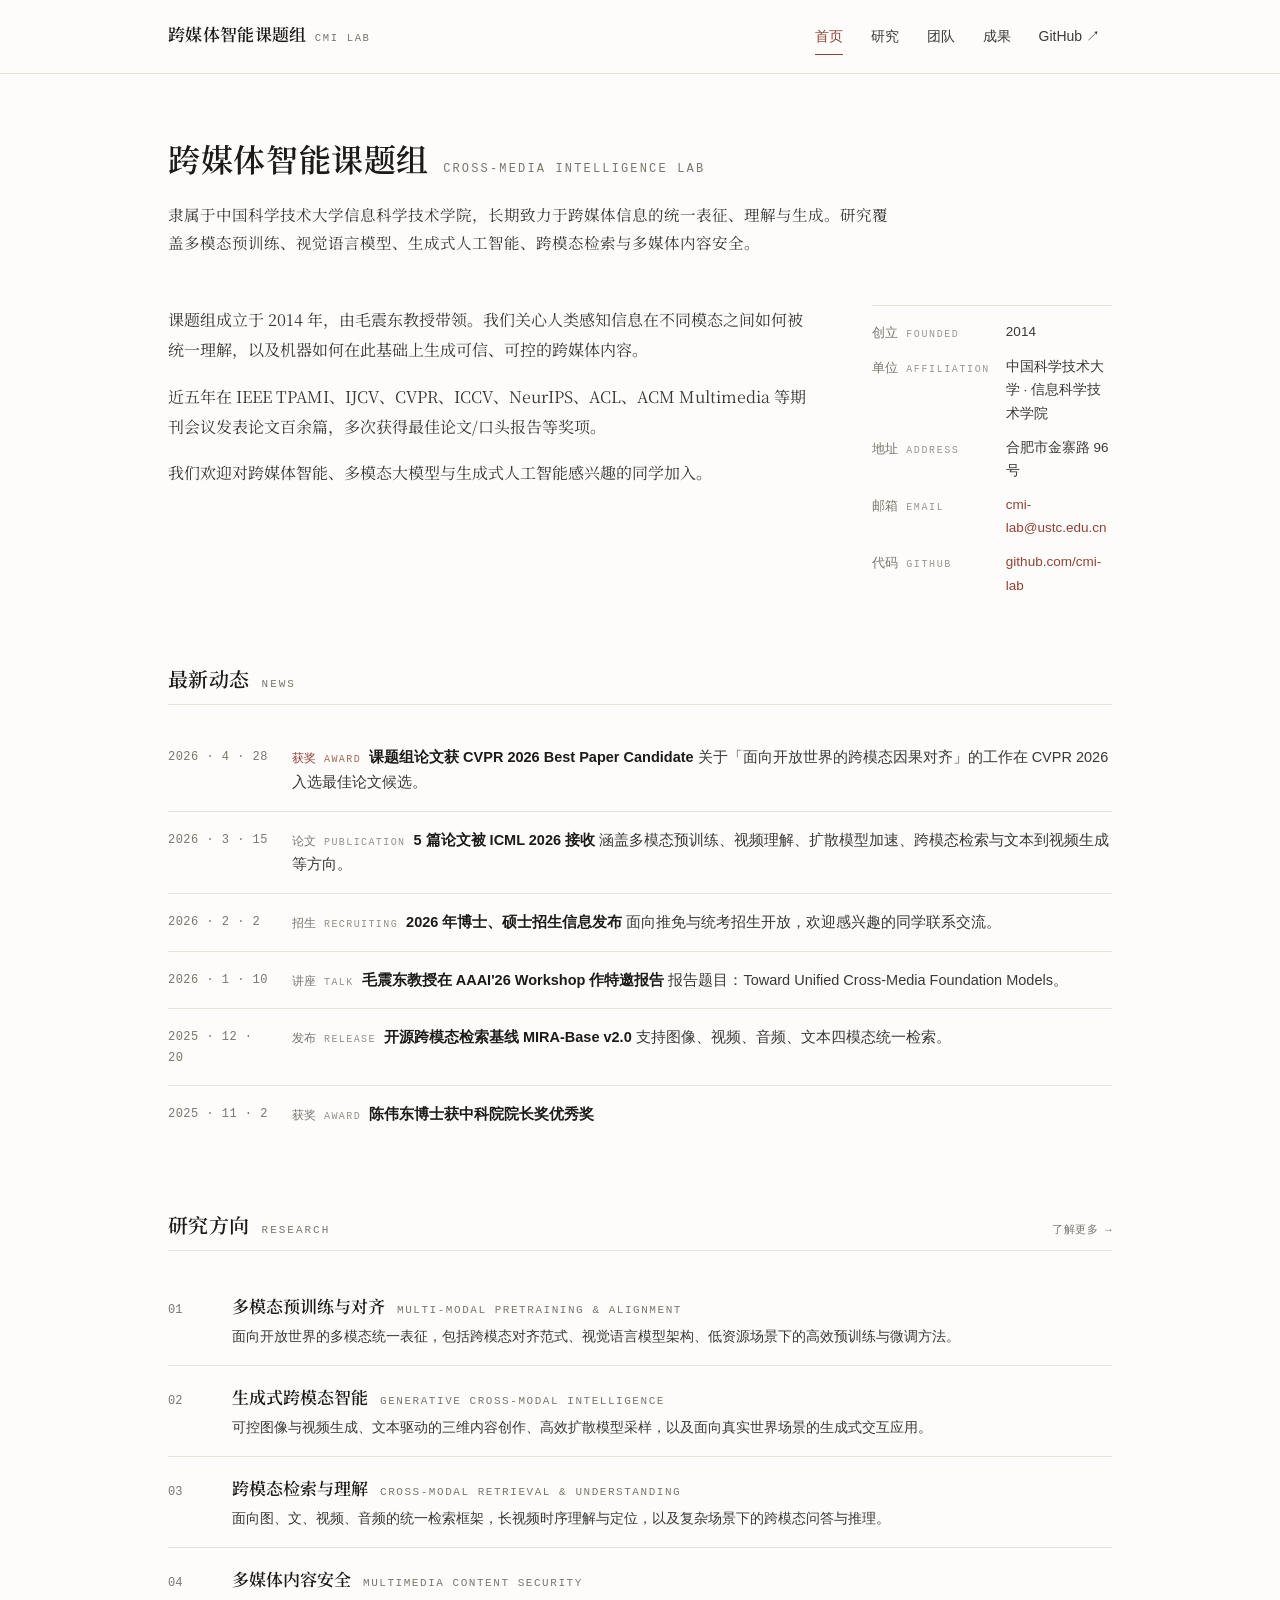
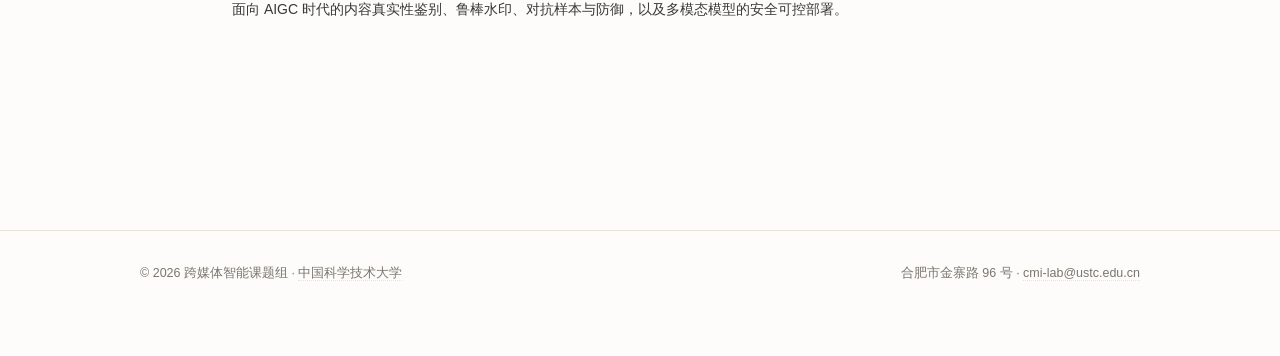
<file: index.html>
<!doctype html>
<html lang="zh-CN">
<head>
<meta charset="utf-8"/>
<meta name="viewport" content="width=device-width,initial-scale=1"/>
<title>跨媒体智能课题组 · CMI Lab</title>
<link rel="preconnect" href="https://fonts.googleapis.com"/>
<link rel="preconnect" href="https://fonts.gstatic.com" crossorigin/>
<link href="https://fonts.googleapis.com/css2?family=Noto+Serif+SC:wght@400;500;600;700&display=swap" rel="stylesheet"/>
<link rel="stylesheet" href="assets/styles.css"/>
</head>
<body>

<nav class="site-nav">
  <div class="inner">
    <a href="index.html" class="brand" id="nav-brand"></a>
    <button class="nav-toggle" aria-label="菜单" onclick="document.querySelector('.nav-links').classList.toggle('open')">
      <svg viewBox="0 0 24 24" fill="none" stroke="currentColor" stroke-width="2"><path d="M3 6h18M3 12h18M3 18h18"/></svg>
    </button>
    <ul class="nav-links">
      <li><a href="index.html" class="active">首页</a></li>
      <li><a href="research.html">研究</a></li>
      <li class="has-sub">
        <a href="team.html">团队</a>
        <ul class="sub">
          <li><a href="team.html#advisors">导师 Advisors</a></li>
          <li><a href="team.html#students">学生 Students</a></li>
          <li><a href="team.html#alumni">校友 Alumni</a></li>
        </ul>
      </li>
      <li><a href="publications.html">成果</a></li>
      <li><a href="https://github.com/cmi-lab" target="_blank" rel="noopener">GitHub ↗</a></li>
    </ul>
  </div>
</nav>

<main class="page">
  <header class="page-head">
    <h1 id="page-title"></h1>
    <p class="lede" id="page-lede"></p>
  </header>

  <section class="intro">
    <div id="intro-text"></div>
    <aside class="meta-card">
      <dl id="meta-dl"></dl>
    </aside>
  </section>

  <section class="block">
    <h2>最新动态 <span class="en">News</span></h2>
    <ul class="news-list" id="news-list"></ul>
  </section>

  <section class="block">
    <h2>研究方向 <span class="en">Research</span> <a href="research.html" class="count">了解更多 →</a></h2>
    <ul class="dirs" id="dirs-list"></ul>
  </section>
</main>

<footer class="site-foot">
  <div class="inner" id="footer-inner"></div>
</footer>

<script src="assets/csv-loader.js"></script>
<script>
(async function(){
  const cfg = await CMI.loadSiteConfig();
  const news = await CMI.loadCSV('news.csv');
  const research = await CMI.loadCSV('research.csv');

  document.getElementById('nav-brand').innerHTML =
    cfg.lab_name.zh + ' <span class="en">' + cfg.lab_short.en + '</span>';
  document.getElementById('page-title').innerHTML =
    cfg.lab_name.zh + ' <span class="en">' + cfg.lab_name.en + '</span>';
  document.getElementById('page-lede').textContent = cfg.lede.zh;

  const introDiv = document.getElementById('intro-text');
  ['intro_1','intro_2','intro_3'].forEach(k => {
    if (cfg[k]) { const p = document.createElement('p'); p.className='serif'; p.textContent=cfg[k].zh; introDiv.appendChild(p); }
  });

  const dl = document.getElementById('meta-dl');
  const metaItems = [
    ['创立','Founded', cfg.founded.zh],
    ['单位','Affiliation', cfg.affiliation.zh],
    ['地址','Address', cfg.address.zh],
    ['邮箱','Email', '<a href="mailto:'+cfg.email.zh+'">'+cfg.email.zh+'</a>'],
    ['代码','GitHub', '<a href="'+cfg.github.zh+'" target="_blank" rel="noopener">github.com/cmi-lab</a>']
  ];
  metaItems.forEach(([zh,en,val])=>{
    dl.innerHTML += '<dt>'+zh+' <em>'+en+'</em></dt><dd>'+val+'</dd>';
  });

  const newsList = document.getElementById('news-list');
  news.forEach(n => {
    const dateStr = n.date.replace(/-/g,' · ').replace(/· 0/g,'· ');
    const hlClass = n.highlight==='true' ? ' hl' : '';
    newsList.innerHTML += '<li><span class="date">'+dateStr+'</span><div class="body"><span class="tag'+hlClass+'">'+n.tag+' <em>'+n.tag_en+'</em></span><strong>'+n.title+'</strong> '+n.detail+'</div></li>';
  });

  const dirsList = document.getElementById('dirs-list');
  research.forEach(r => {
    dirsList.innerHTML += '<li><span class="num">'+r.id+'</span><div><span class="name">'+r.name_zh+'</span><span class="en-label">'+r.name_en+'</span><span class="desc">'+r.description+'</span></div></li>';
  });

  document.getElementById('footer-inner').innerHTML =
    '<span>© '+new Date().getFullYear()+' '+cfg.lab_name.zh+' · <a href="https://ustc.edu.cn" target="_blank" rel="noopener">中国科学技术大学</a></span>' +
    '<span>'+cfg.address.zh+' · <a href="mailto:'+cfg.email.zh+'">'+cfg.email.zh+'</a></span>';
})();
</script>
</body>
</html>
</file>
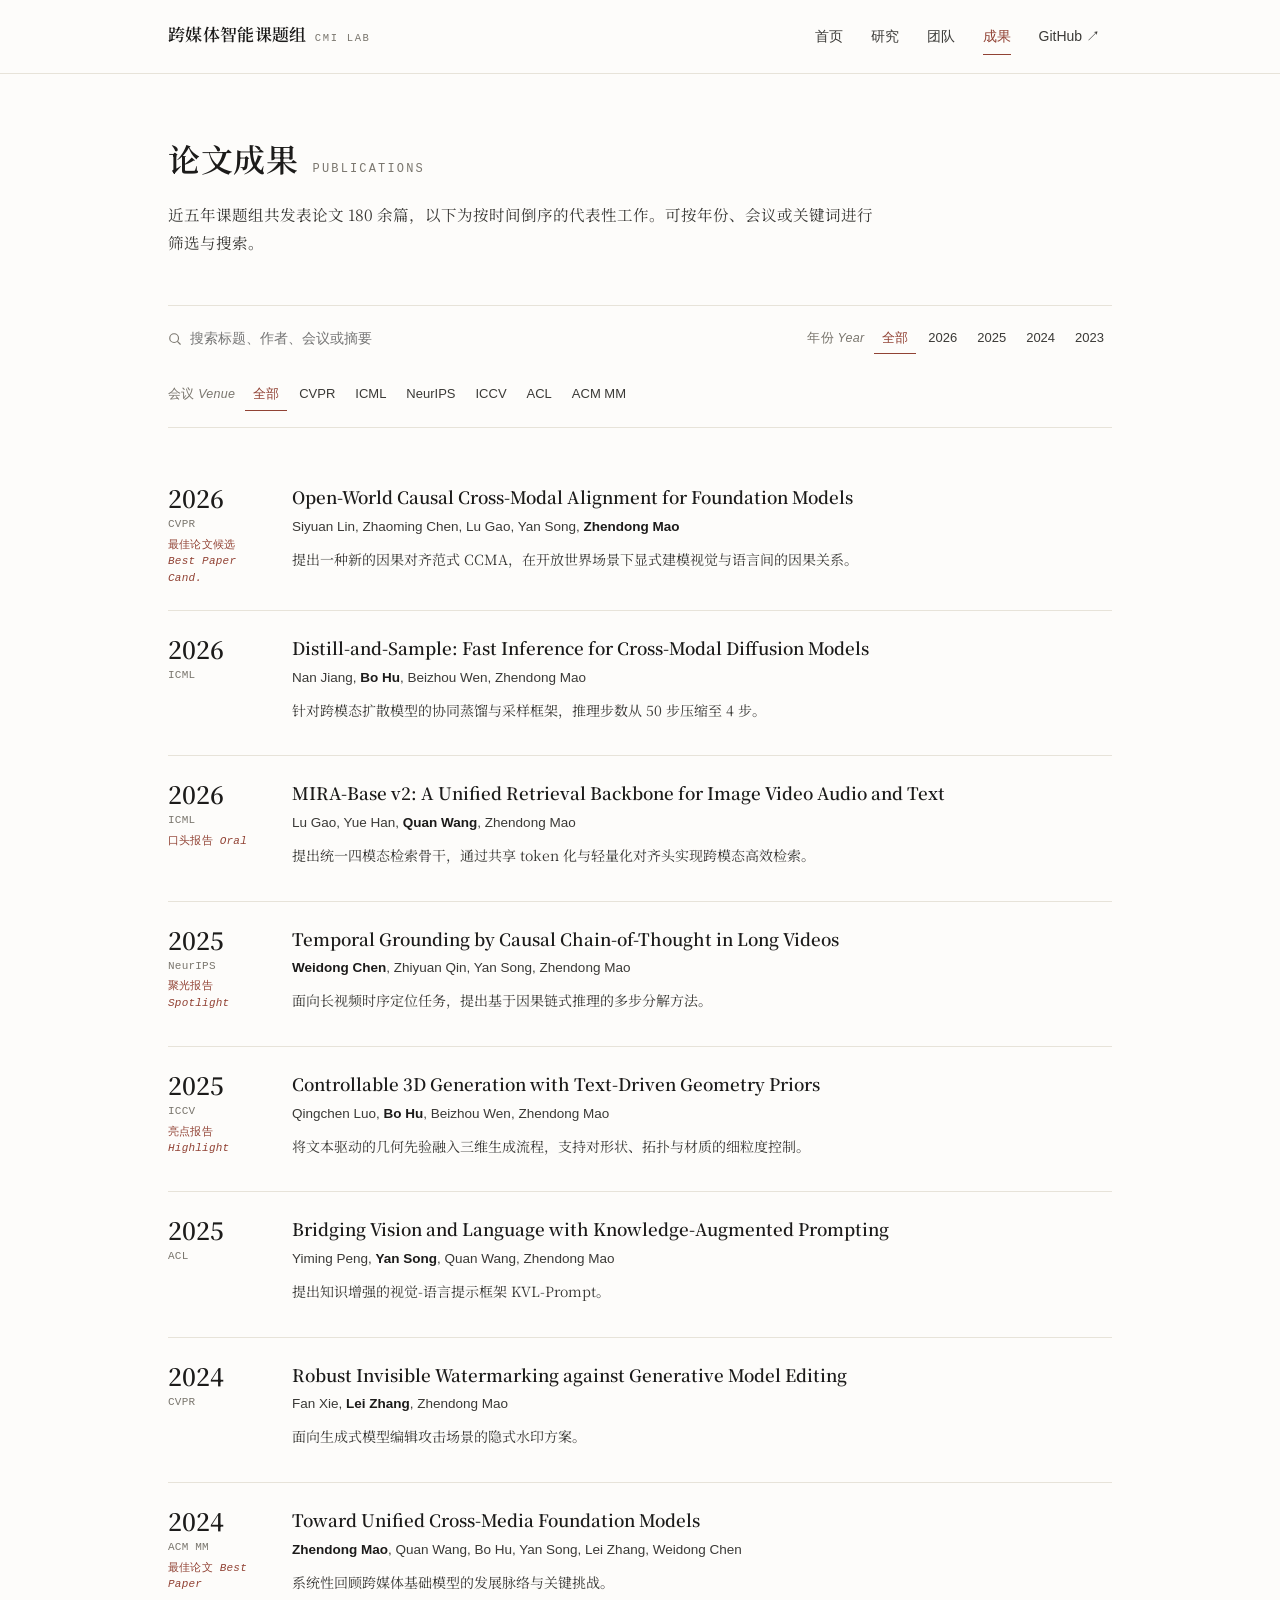
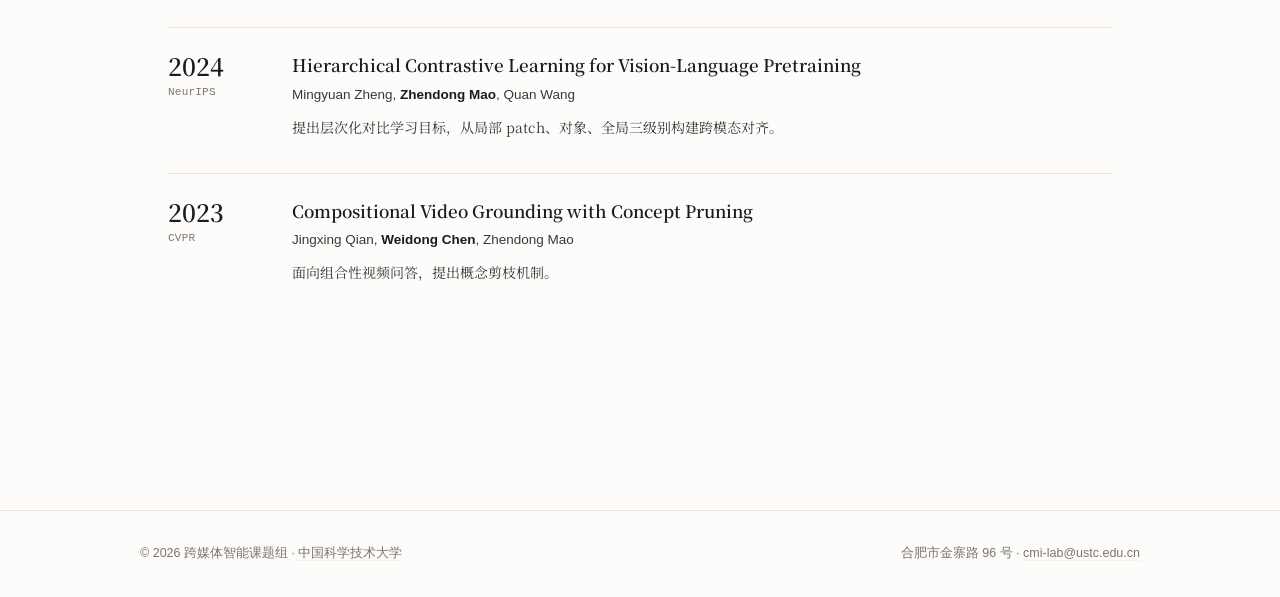
<file: publications.html>
<!doctype html>
<html lang="zh-CN">
<head>
<meta charset="utf-8"/>
<meta name="viewport" content="width=device-width,initial-scale=1"/>
<title>成果 · 跨媒体智能课题组</title>
<link rel="preconnect" href="https://fonts.googleapis.com"/>
<link rel="preconnect" href="https://fonts.gstatic.com" crossorigin/>
<link href="https://fonts.googleapis.com/css2?family=Noto+Serif+SC:wght@400;500;600;700&display=swap" rel="stylesheet"/>
<link rel="stylesheet" href="assets/styles.css"/>
</head>
<body>

<nav class="site-nav">
  <div class="inner">
    <a href="index.html" class="brand" id="nav-brand"></a>
    <button class="nav-toggle" aria-label="菜单" onclick="document.querySelector('.nav-links').classList.toggle('open')">
      <svg viewBox="0 0 24 24" fill="none" stroke="currentColor" stroke-width="2"><path d="M3 6h18M3 12h18M3 18h18"/></svg>
    </button>
    <ul class="nav-links">
      <li><a href="index.html">首页</a></li>
      <li><a href="research.html">研究</a></li>
      <li class="has-sub">
        <a href="team.html">团队</a>
        <ul class="sub">
          <li><a href="team.html#advisors">导师 Advisors</a></li>
          <li><a href="team.html#students">学生 Students</a></li>
          <li><a href="team.html#alumni">校友 Alumni</a></li>
        </ul>
      </li>
      <li><a href="publications.html" class="active">成果</a></li>
      <li><a href="https://github.com/cmi-lab" target="_blank" rel="noopener">GitHub ↗</a></li>
    </ul>
  </div>
</nav>

<main class="page">
  <header class="page-head">
    <h1>论文成果 <span class="en">Publications</span></h1>
    <p class="lede" id="page-lede"></p>
  </header>

  <div class="filters">
    <div class="search">
      <svg width="14" height="14" viewBox="0 0 16 16" fill="none"><circle cx="7" cy="7" r="5" stroke="currentColor" stroke-width="1.3"/><path d="M11 11l3 3" stroke="currentColor" stroke-width="1.3" stroke-linecap="round"/></svg>
      <input id="q" type="text" placeholder="搜索标题、作者、会议或摘要"/>
    </div>
    <div class="grp" id="filter-year"></div>
    <div class="grp" id="filter-venue"></div>
  </div>

  <ul class="papers" id="papers"></ul>
  <div class="empty" id="empty">没有匹配的论文。</div>
</main>

<footer class="site-foot">
  <div class="inner" id="footer-inner"></div>
</footer>

<script src="assets/csv-loader.js"></script>
<script>
(async function(){
  const cfg = await CMI.loadSiteConfig();
  const pubs = await CMI.loadCSV('publications.csv');

  document.getElementById('nav-brand').innerHTML =
    cfg.lab_name.zh + ' <span class="en">' + cfg.lab_short.en + '</span>';
  document.getElementById('page-lede').textContent =
    '近五年课题组共发表论文 180 余篇，以下为按时间倒序的代表性工作。可按年份、会议或关键词进行筛选与搜索。';

  const years = [...new Set(pubs.map(p=>p.year))].sort((a,b)=>b-a);
  const venues = [...new Set(pubs.map(p=>p.venue))];

  const fyDiv = document.getElementById('filter-year');
  fyDiv.innerHTML = '<span class="label">年份 <em>Year</em></span><button class="chip active" data-f="y" data-v="all">全部</button>';
  years.forEach(y => { fyDiv.innerHTML += '<button class="chip" data-f="y" data-v="'+y+'">'+y+'</button>'; });

  const fvDiv = document.getElementById('filter-venue');
  fvDiv.innerHTML = '<span class="label">会议 <em>Venue</em></span><button class="chip active" data-f="v" data-v="all">全部</button>';
  venues.forEach(v => { fvDiv.innerHTML += '<button class="chip" data-f="v" data-v="'+v+'">'+v+'</button>'; });

  const list = document.getElementById('papers');
  pubs.forEach(p => {
    let hlHtml = '';
    if (p.highlight) hlHtml = '<span class="v hl">'+p.highlight+(p.highlight_en?' <em>'+p.highlight_en+'</em>':'')+'</span>';
    const authorsHtml = p.authors.replace(/\*([^*]+)\*/g,'<strong>$1</strong>');
    let linksHtml = '';
    if (p.pdf) linksHtml += '<a href="'+p.pdf+'">论文 <em>PDF</em></a>';
    if (p.code) linksHtml += '<a href="'+p.code+'">代码 <em>Code</em></a>';
    if (p.extra_url) linksHtml += '<a href="'+p.extra_url+'">'+p.extra_label+'</a>';

    list.innerHTML += '<li data-y="'+p.year+'" data-v="'+p.venue+'">' +
      '<div class="yv"><span class="y">'+p.year+'</span><span class="v">'+p.venue+'</span>'+hlHtml+'</div>' +
      '<div class="paper"><h3>'+p.title+'</h3>' +
      '<p class="authors">'+authorsHtml+'</p>' +
      '<p class="abs">'+p.abstract+'</p>' +
      (linksHtml ? '<div class="links">'+linksHtml+'</div>' : '') +
      '</div></li>';
  });

  // filter logic
  const state = {y:'all',v:'all',q:''};
  const empty = document.getElementById('empty');
  function apply(){
    let shown=0;
    [...list.children].forEach(li=>{
      const y=li.dataset.y, v=li.dataset.v, t=li.textContent.toLowerCase();
      const ok=(state.y==='all'||y===state.y)&&(state.v==='all'||v===state.v)&&(!state.q||t.includes(state.q));
      li.style.display=ok?'':'none';
      if(ok)shown++;
    });
    empty.classList.toggle('show',shown===0);
  }
  document.querySelectorAll('.chip').forEach(b=>{
    b.addEventListener('click',()=>{
      const f=b.dataset.f,v=b.dataset.v;
      document.querySelectorAll('.chip[data-f="'+f+'"]').forEach(x=>x.classList.remove('active'));
      b.classList.add('active');
      state[f]=v;
      apply();
    });
  });
  document.getElementById('q').addEventListener('input',e=>{
    state.q=e.target.value.toLowerCase().trim();
    apply();
  });

  document.getElementById('footer-inner').innerHTML =
    '<span>© '+new Date().getFullYear()+' '+cfg.lab_name.zh+' · <a href="https://ustc.edu.cn" target="_blank" rel="noopener">中国科学技术大学</a></span>' +
    '<span>'+cfg.address.zh+' · <a href="mailto:'+cfg.email.zh+'">'+cfg.email.zh+'</a></span>';
})();
</script>
</body>
</html>
</file>
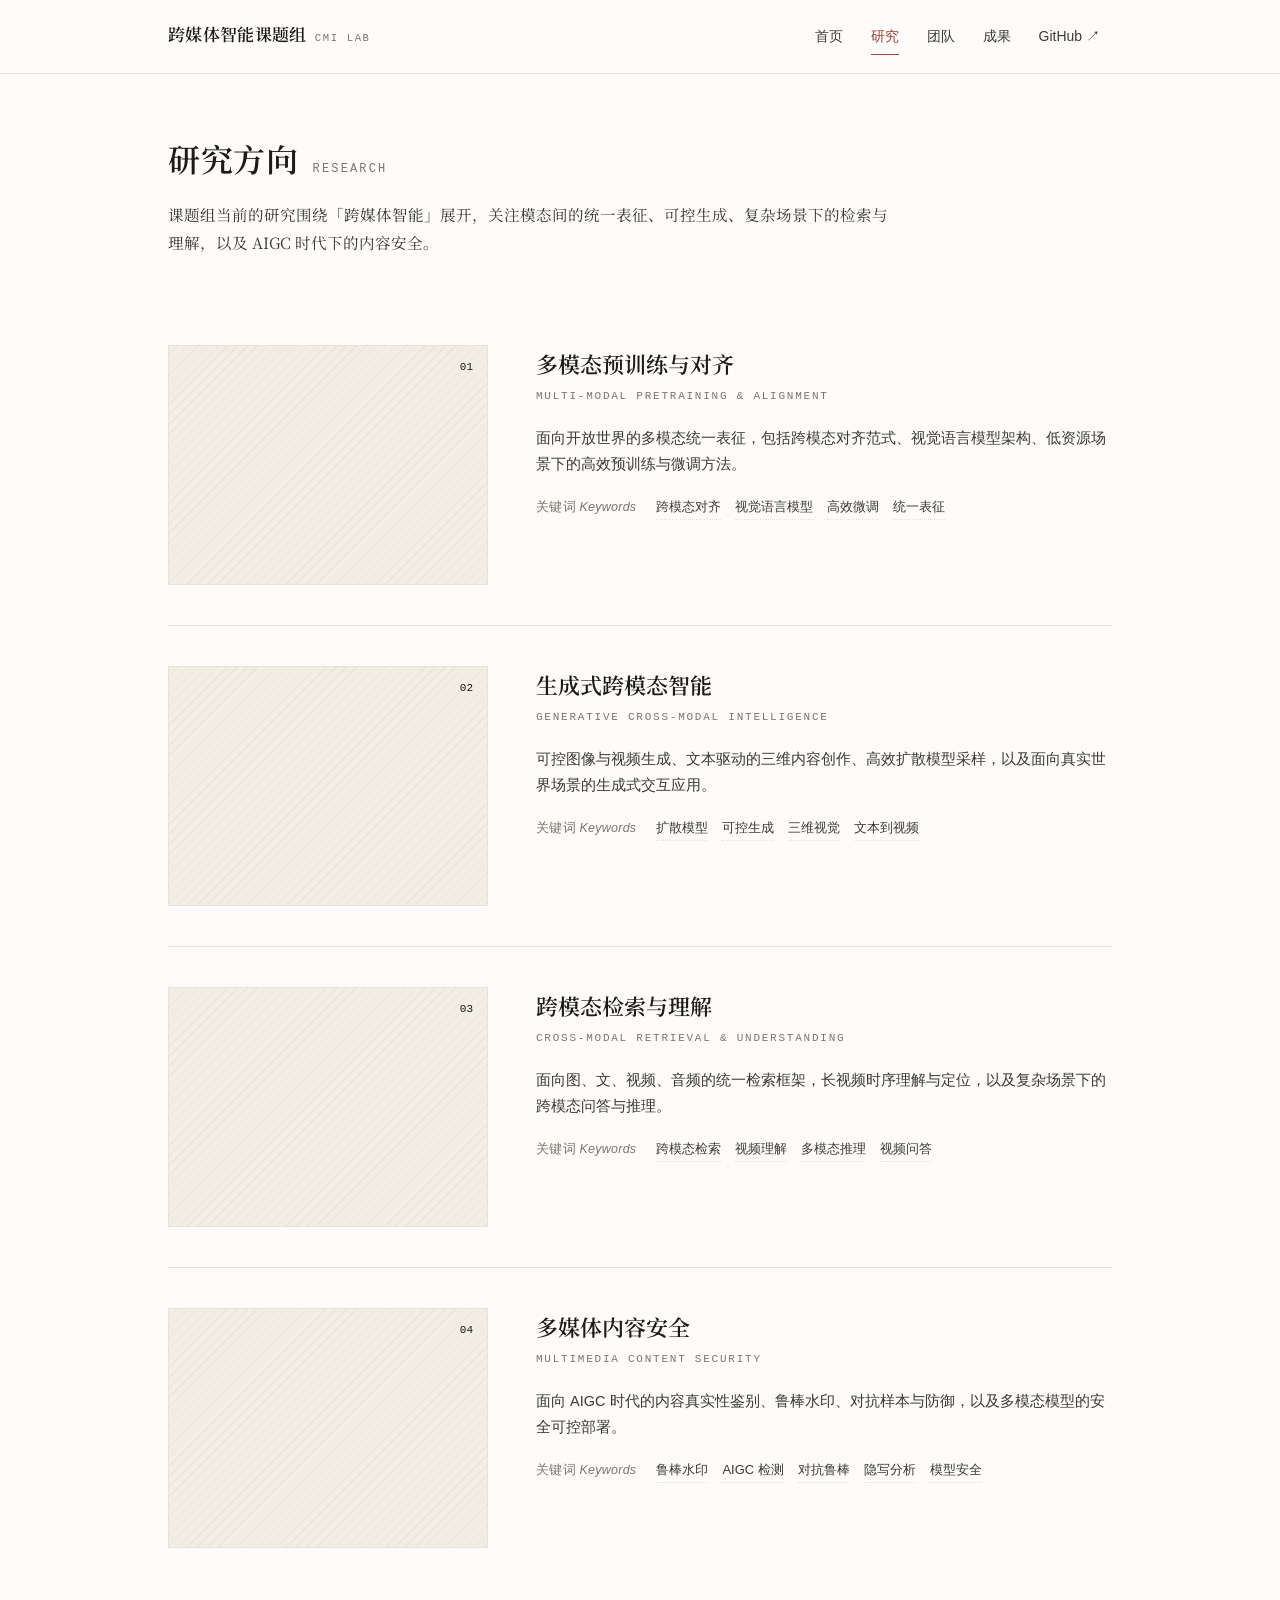
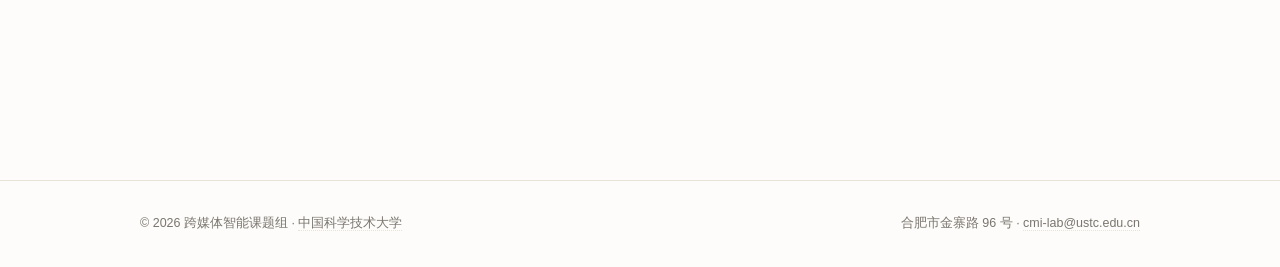
<file: research.html>
<!doctype html>
<html lang="zh-CN">
<head>
<meta charset="utf-8"/>
<meta name="viewport" content="width=device-width,initial-scale=1"/>
<title>研究 · 跨媒体智能课题组</title>
<link rel="preconnect" href="https://fonts.googleapis.com"/>
<link rel="preconnect" href="https://fonts.gstatic.com" crossorigin/>
<link href="https://fonts.googleapis.com/css2?family=Noto+Serif+SC:wght@400;500;600;700&display=swap" rel="stylesheet"/>
<link rel="stylesheet" href="assets/styles.css"/>
</head>
<body>

<nav class="site-nav">
  <div class="inner">
    <a href="index.html" class="brand" id="nav-brand"></a>
    <button class="nav-toggle" aria-label="菜单" onclick="document.querySelector('.nav-links').classList.toggle('open')">
      <svg viewBox="0 0 24 24" fill="none" stroke="currentColor" stroke-width="2"><path d="M3 6h18M3 12h18M3 18h18"/></svg>
    </button>
    <ul class="nav-links">
      <li><a href="index.html">首页</a></li>
      <li><a href="research.html" class="active">研究</a></li>
      <li class="has-sub">
        <a href="team.html">团队</a>
        <ul class="sub">
          <li><a href="team.html#advisors">导师 Advisors</a></li>
          <li><a href="team.html#students">学生 Students</a></li>
          <li><a href="team.html#alumni">校友 Alumni</a></li>
        </ul>
      </li>
      <li><a href="publications.html">成果</a></li>
      <li><a href="https://github.com/cmi-lab" target="_blank" rel="noopener">GitHub ↗</a></li>
    </ul>
  </div>
</nav>

<main class="page">
  <header class="page-head">
    <h1>研究方向 <span class="en">Research</span></h1>
    <p class="lede" id="page-lede"></p>
  </header>
  <div id="research-content"></div>
</main>

<footer class="site-foot">
  <div class="inner" id="footer-inner"></div>
</footer>

<script src="assets/csv-loader.js"></script>
<script>
(async function(){
  const cfg = await CMI.loadSiteConfig();
  const research = await CMI.loadCSV('research.csv');

  document.getElementById('nav-brand').innerHTML =
    cfg.lab_name.zh + ' <span class="en">' + cfg.lab_short.en + '</span>';

  document.getElementById('page-lede').textContent =
    '课题组当前的研究围绕「跨媒体智能」展开，关注模态间的统一表征、可控生成、复杂场景下的检索与理解，以及 AIGC 时代下的内容安全。';

  const container = document.getElementById('research-content');
  research.forEach(r => {
    const keywords = r.keywords.split(';').map(k=>'<span class="k">'+k.trim()+'</span>').join('');
    container.innerHTML += '<article class="dir">' +
      '<div class="figure"><span class="num">'+r.id+'</span></div>' +
      '<div><h3>'+r.name_zh+'</h3><div class="en-sub">'+r.name_en+'</div>' +
      '<p>'+r.description+'</p>' +
      '<div class="kw"><span class="label">关键词 <em>Keywords</em></span>'+keywords+'</div>' +
      '</div></article>';
  });

  document.getElementById('footer-inner').innerHTML =
    '<span>© '+new Date().getFullYear()+' '+cfg.lab_name.zh+' · <a href="https://ustc.edu.cn" target="_blank" rel="noopener">中国科学技术大学</a></span>' +
    '<span>'+cfg.address.zh+' · <a href="mailto:'+cfg.email.zh+'">'+cfg.email.zh+'</a></span>';
})();
</script>
</body>
</html>
</file>
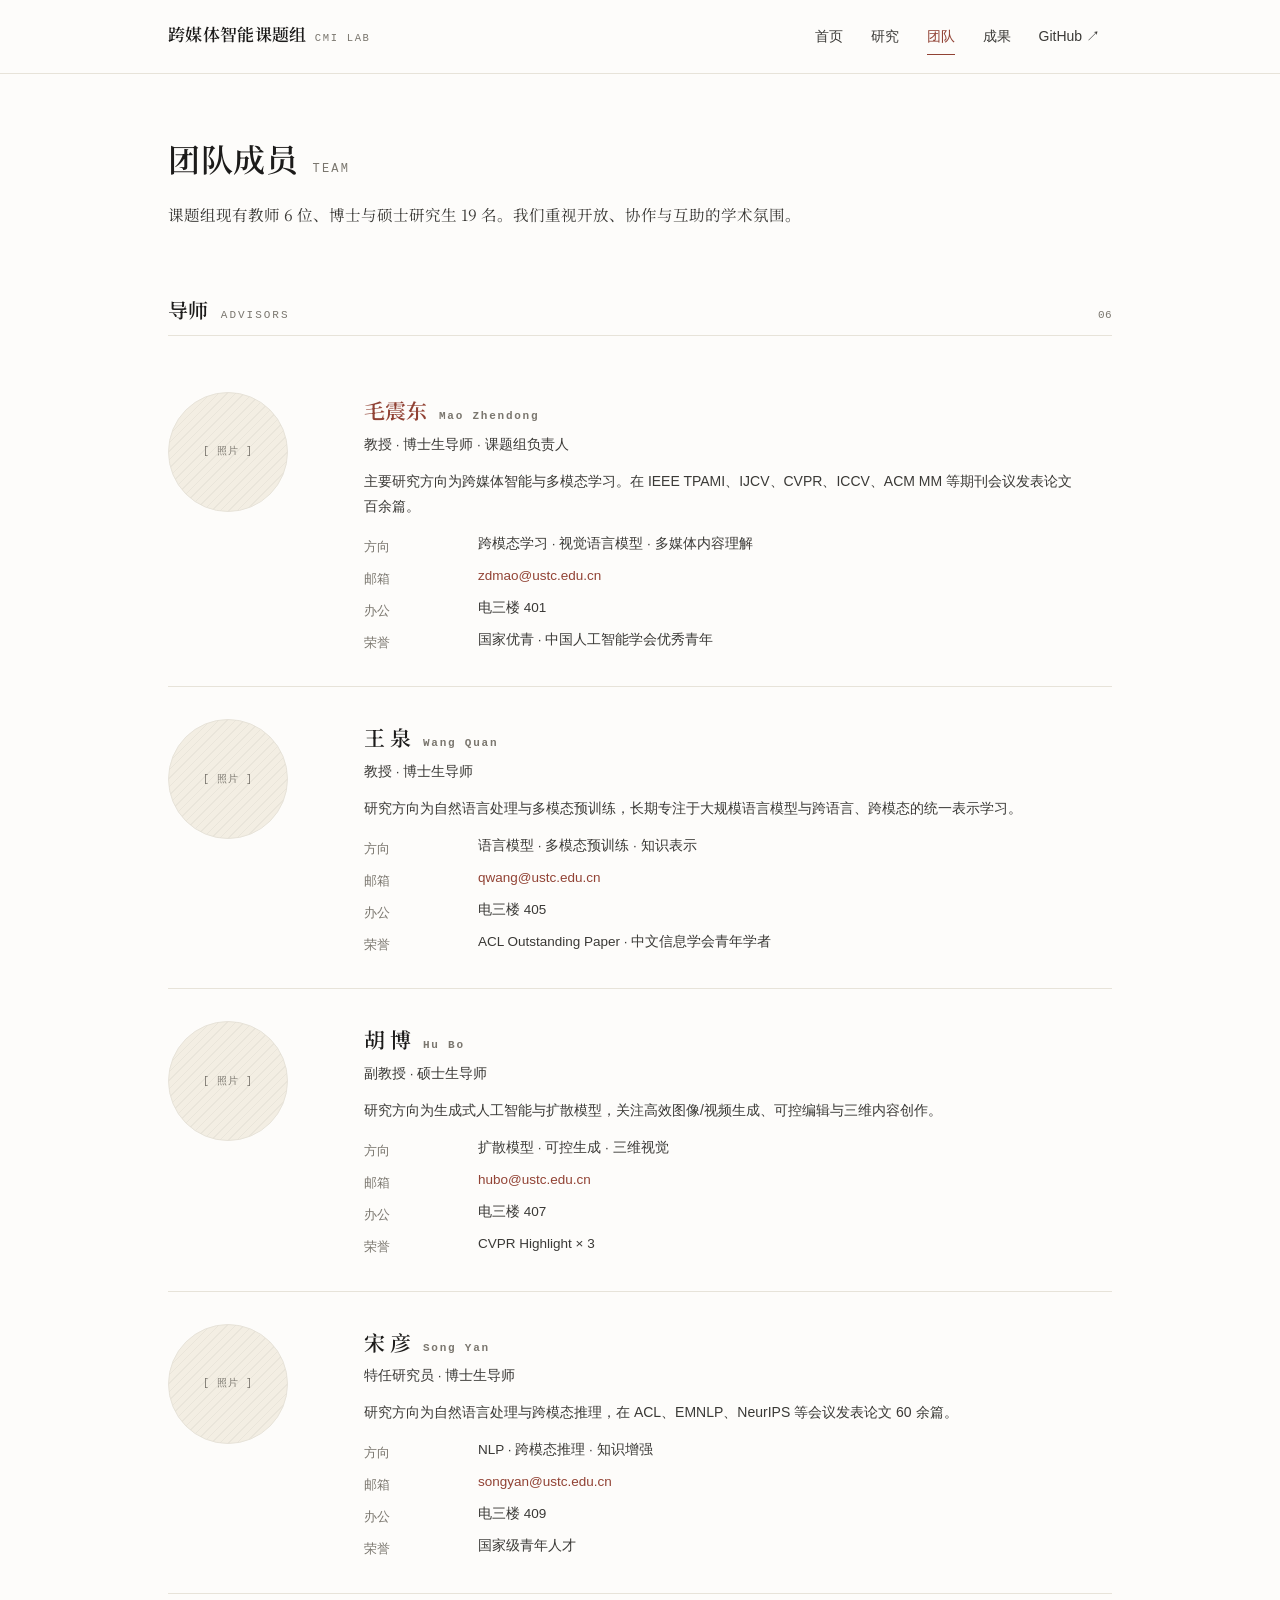
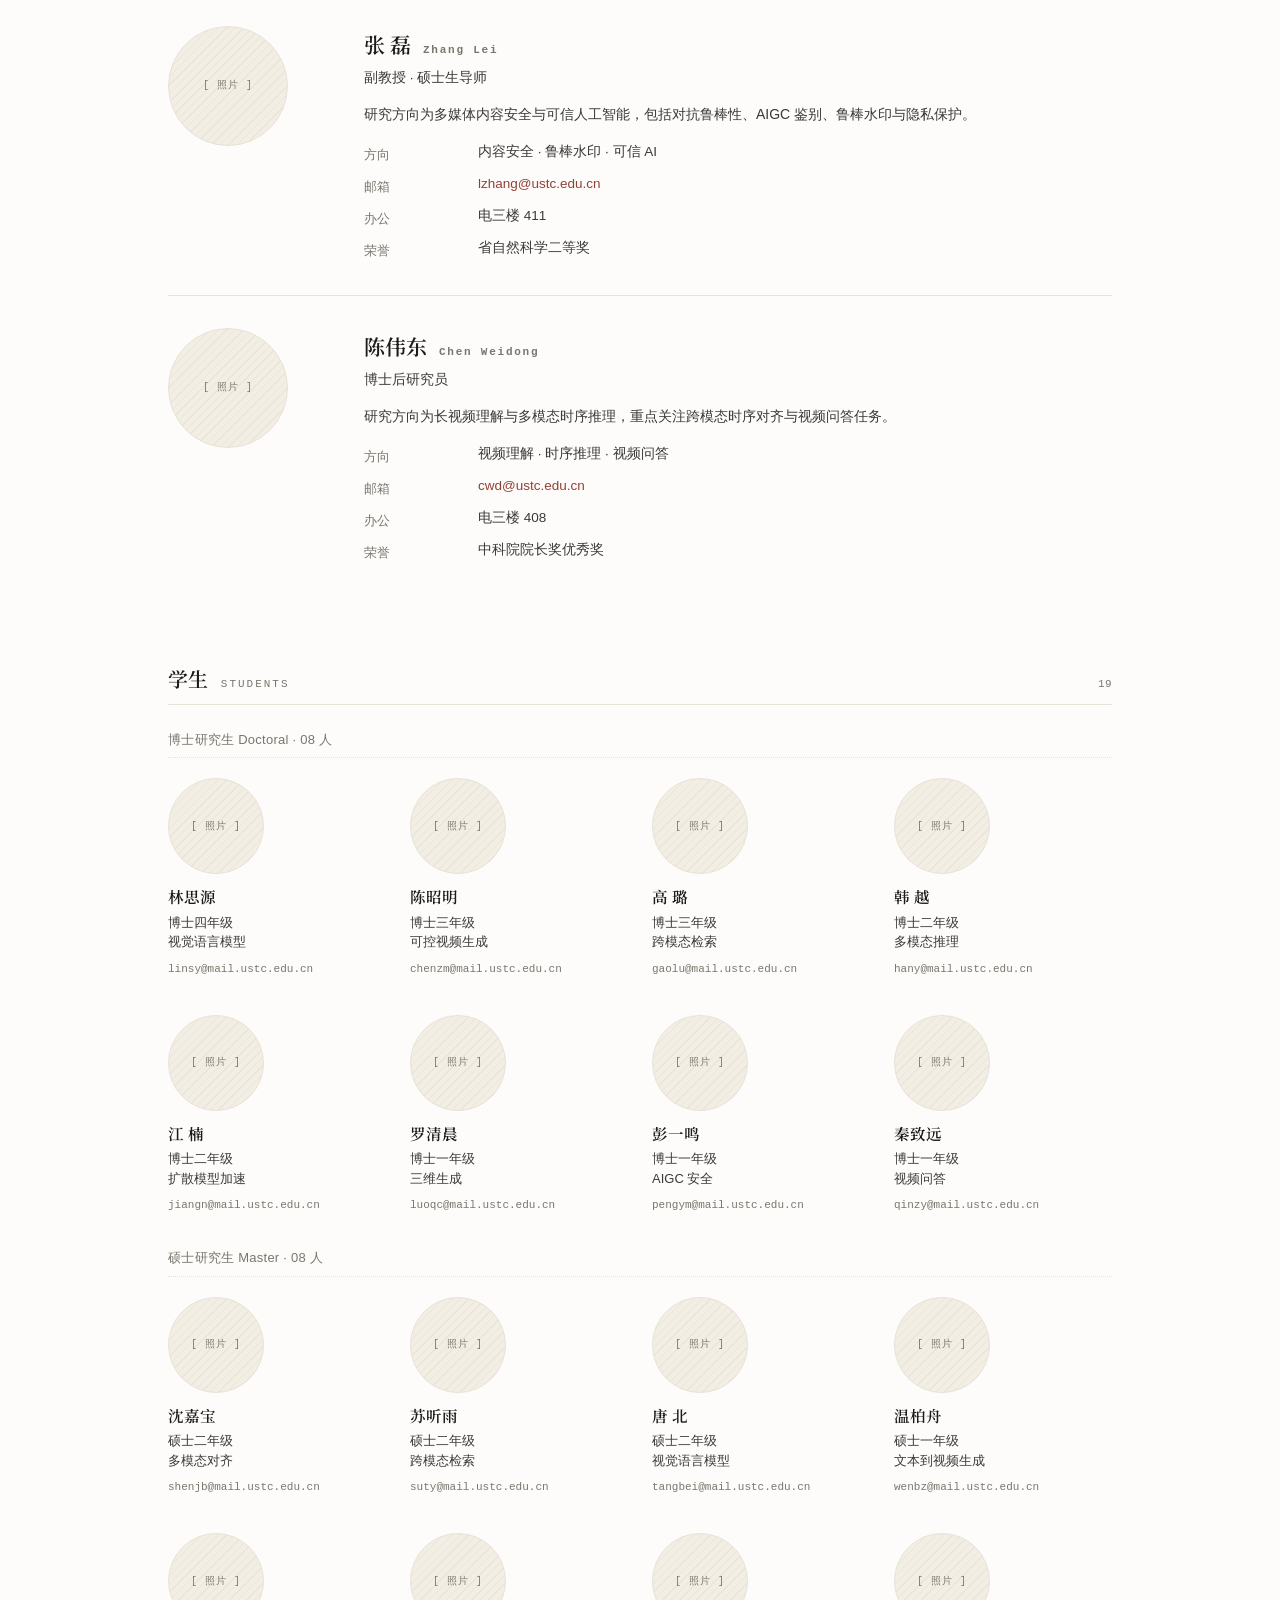
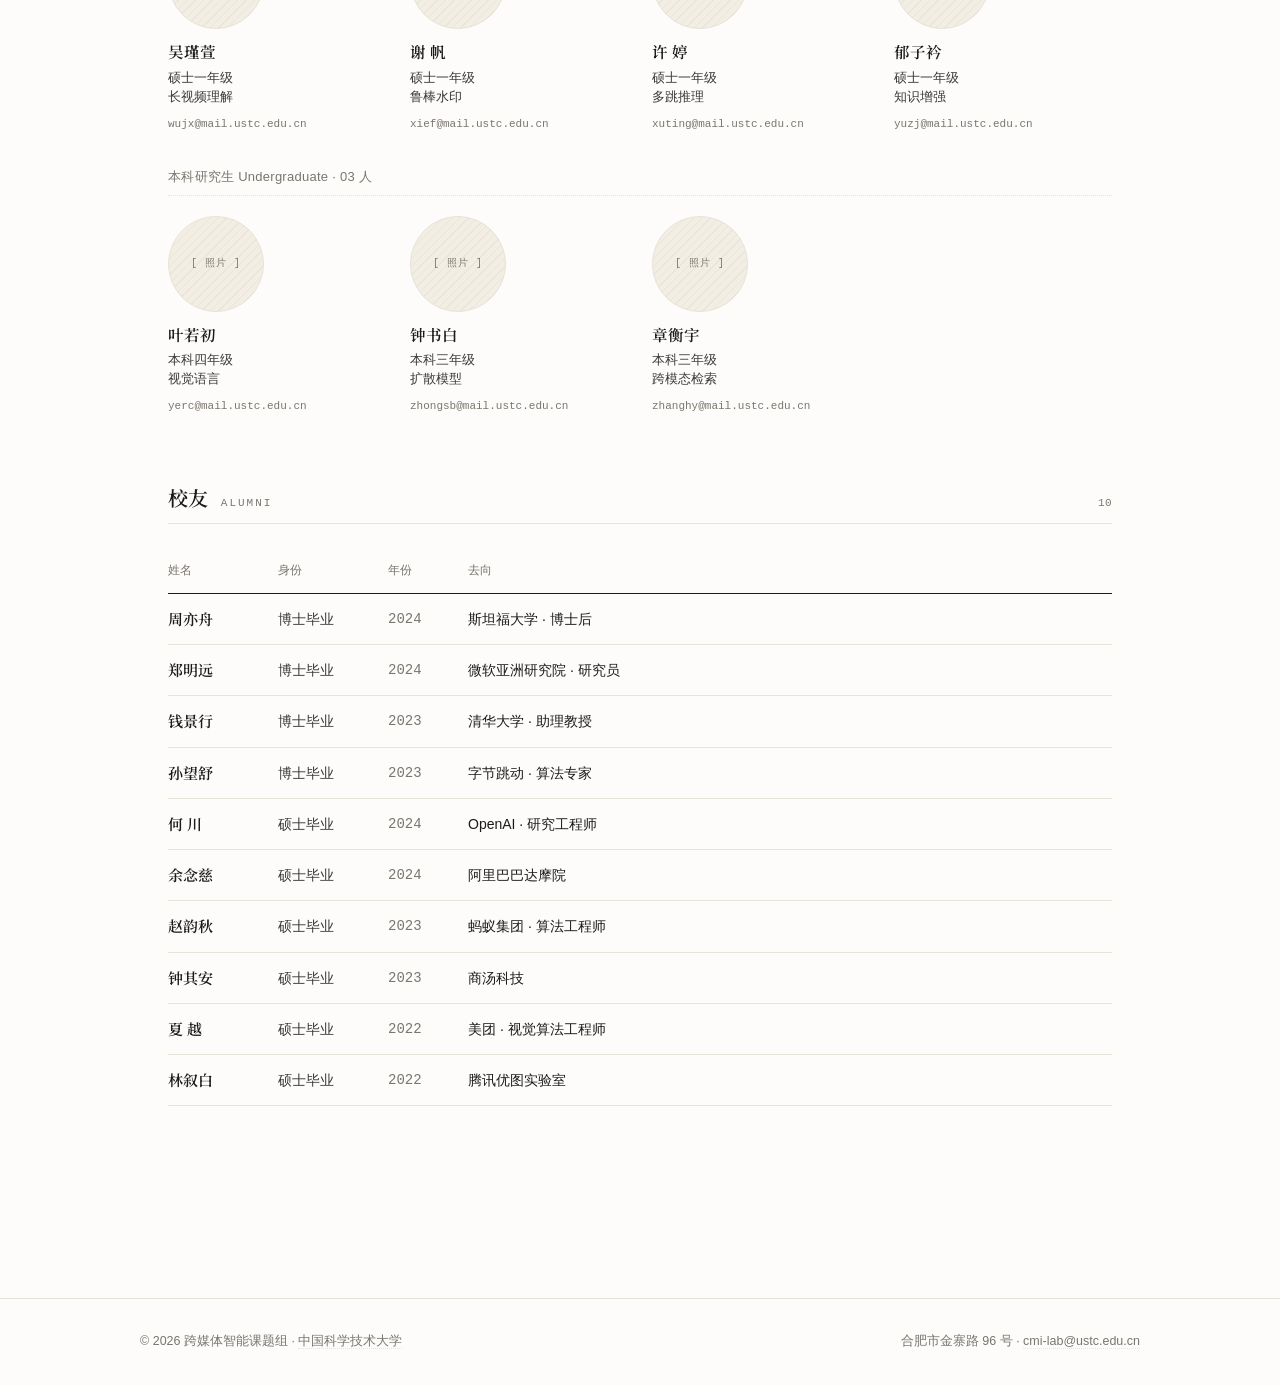
<file: team.html>
<!doctype html>
<html lang="zh-CN">
<head>
<meta charset="utf-8"/>
<meta name="viewport" content="width=device-width,initial-scale=1"/>
<title>团队 · 跨媒体智能课题组</title>
<link rel="preconnect" href="https://fonts.googleapis.com"/>
<link rel="preconnect" href="https://fonts.gstatic.com" crossorigin/>
<link href="https://fonts.googleapis.com/css2?family=Noto+Serif+SC:wght@400;500;600;700&display=swap" rel="stylesheet"/>
<link rel="stylesheet" href="assets/styles.css"/>
</head>
<body>

<nav class="site-nav">
  <div class="inner">
    <a href="index.html" class="brand" id="nav-brand"></a>
    <button class="nav-toggle" aria-label="菜单" onclick="document.querySelector('.nav-links').classList.toggle('open')">
      <svg viewBox="0 0 24 24" fill="none" stroke="currentColor" stroke-width="2"><path d="M3 6h18M3 12h18M3 18h18"/></svg>
    </button>
    <ul class="nav-links">
      <li><a href="index.html">首页</a></li>
      <li><a href="research.html">研究</a></li>
      <li class="has-sub">
        <a href="team.html" class="active">团队</a>
        <ul class="sub">
          <li><a href="team.html#advisors">导师 Advisors</a></li>
          <li><a href="team.html#students">学生 Students</a></li>
          <li><a href="team.html#alumni">校友 Alumni</a></li>
        </ul>
      </li>
      <li><a href="publications.html">成果</a></li>
      <li><a href="https://github.com/cmi-lab" target="_blank" rel="noopener">GitHub ↗</a></li>
    </ul>
  </div>
</nav>

<main class="page">
  <header class="page-head">
    <h1>团队成员 <span class="en">Team</span></h1>
    <p class="lede" id="page-lede"></p>
  </header>

  <section class="block" id="advisors">
    <h2>导师 <span class="en">Advisors</span> <span class="count" id="advisor-count"></span></h2>
    <div id="advisor-list"></div>
  </section>

  <section class="block" id="students">
    <h2>学生 <span class="en">Students</span> <span class="count" id="student-count"></span></h2>
    <div id="student-list"></div>
  </section>

  <section class="block" id="alumni">
    <h2>校友 <span class="en">Alumni</span> <span class="count" id="alumni-count"></span></h2>
    <div id="alumni-list"></div>
  </section>
</main>

<footer class="site-foot">
  <div class="inner" id="footer-inner"></div>
</footer>

<script src="assets/csv-loader.js"></script>
<script>
(async function(){
  const cfg = await CMI.loadSiteConfig();
  const [advisors, students, alumni] = await Promise.all([
    CMI.loadCSV('advisors.csv'),
    CMI.loadCSV('students.csv'),
    CMI.loadCSV('alumni.csv')
  ]);

  document.getElementById('nav-brand').innerHTML =
    cfg.lab_name.zh + ' <span class="en">' + cfg.lab_short.en + '</span>';
  document.getElementById('page-lede').textContent =
    '课题组现有教师 '+advisors.length+' 位、博士与硕士研究生 '+students.length+' 名。我们重视开放、协作与互助的学术氛围。';
  document.getElementById('advisor-count').textContent = String(advisors.length).padStart(2,'0');
  document.getElementById('student-count').textContent = String(students.length).padStart(2,'0');
  document.getElementById('alumni-count').textContent = String(alumni.length).padStart(2,'0');

  const advList = document.getElementById('advisor-list');
  advisors.forEach(a => {
    const nameLink = a.page ? '<a href="'+a.page+'">'+a.name_zh+'</a>' : a.name_zh;
    const photoHtml = a.photo
      ? '<img src="'+a.photo+'" alt="'+a.name_zh+'">'
      : '<span>[ 照片 ]</span>';
    advList.innerHTML +=
      '<div class="advisor"><div class="avatar">'+photoHtml+'</div><div>' +
      '<h3>'+nameLink+' <span class="en">'+a.name_en+'</span></h3>' +
      '<div class="role">'+a.role+'</div>' +
      '<p class="bio">'+a.bio+'</p>' +
      '<dl><dt>方向</dt><dd>'+a.research+'</dd>' +
      '<dt>邮箱</dt><dd><a href="mailto:'+a.email+'">'+a.email+'</a></dd>' +
      '<dt>办公</dt><dd>'+a.office+'</dd>' +
      '<dt>荣誉</dt><dd>'+a.honors+'</dd></dl>' +
      '</div></div>';
  });

  const stuList = document.getElementById('student-list');
  const groups = {};
  students.forEach(s => {
    const key = s.level;
    if (!groups[key]) groups[key] = [];
    groups[key].push(s);
  });
  const levelOrder = ['博士','硕士','本科'];
  const levelEn = {'博士':'Doctoral','硕士':'Master','本科':'Undergraduate'};
  levelOrder.forEach(lv => {
    if (!groups[lv]) return;
    const arr = groups[lv];
    stuList.innerHTML += '<div class="subgrp">'+lv+'研究生 '+levelEn[lv]+' · '+String(arr.length).padStart(2,'0')+' 人</div>';
    let grid = '<div class="students">';
    arr.forEach(s => {
      const photoHtml = s.photo
        ? '<img src="'+s.photo+'" alt="'+s.name_zh+'">'
        : '<span>[ 照片 ]</span>';
      grid += '<div class="student"><div class="avatar">'+photoHtml+'</div>' +
        '<div class="nm">'+s.name_zh+'</div>' +
        '<div class="area">'+s.level+s.grade+'<br/>'+s.research+'</div>' +
        '<a class="mail" href="mailto:'+s.email+'">'+s.email+'</a></div>';
    });
    grid += '</div>';
    stuList.innerHTML += grid;
  });

  const alumniList = document.getElementById('alumni-list');
  let table = '<table class="alumni"><thead><tr><th>姓名</th><th>身份</th><th>年份</th><th>去向</th></tr></thead><tbody>';
  alumni.forEach(a => {
    table += '<tr><td class="nm">'+a.name_zh+'</td><td class="deg">'+a.degree+'</td><td class="yr">'+a.year+'</td><td>'+a.destination+'</td></tr>';
  });
  table += '</tbody></table>';
  alumniList.innerHTML = table;

  document.getElementById('footer-inner').innerHTML =
    '<span>© '+new Date().getFullYear()+' '+cfg.lab_name.zh+' · <a href="https://ustc.edu.cn" target="_blank" rel="noopener">中国科学技术大学</a></span>' +
    '<span>'+cfg.address.zh+' · <a href="mailto:'+cfg.email.zh+'">'+cfg.email.zh+'</a></span>';
})();
</script>
</body>
</html>
</file>
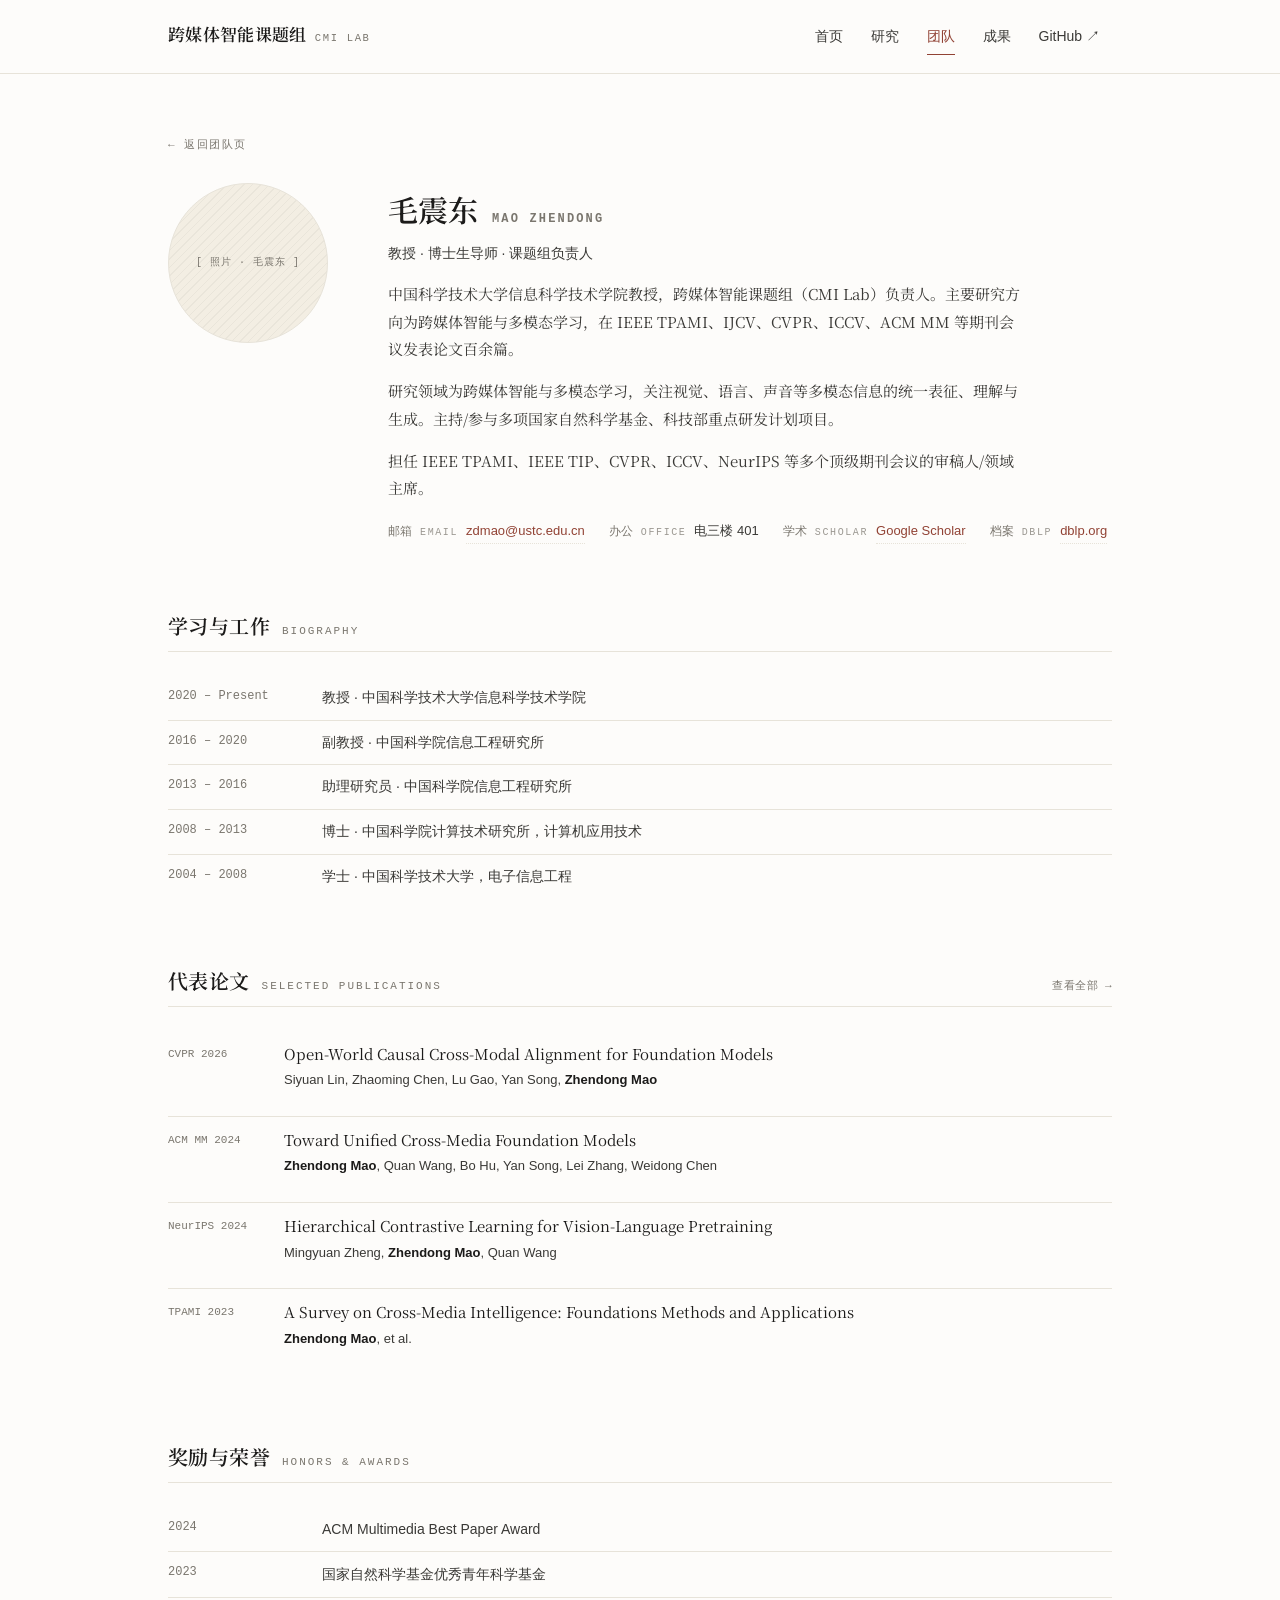
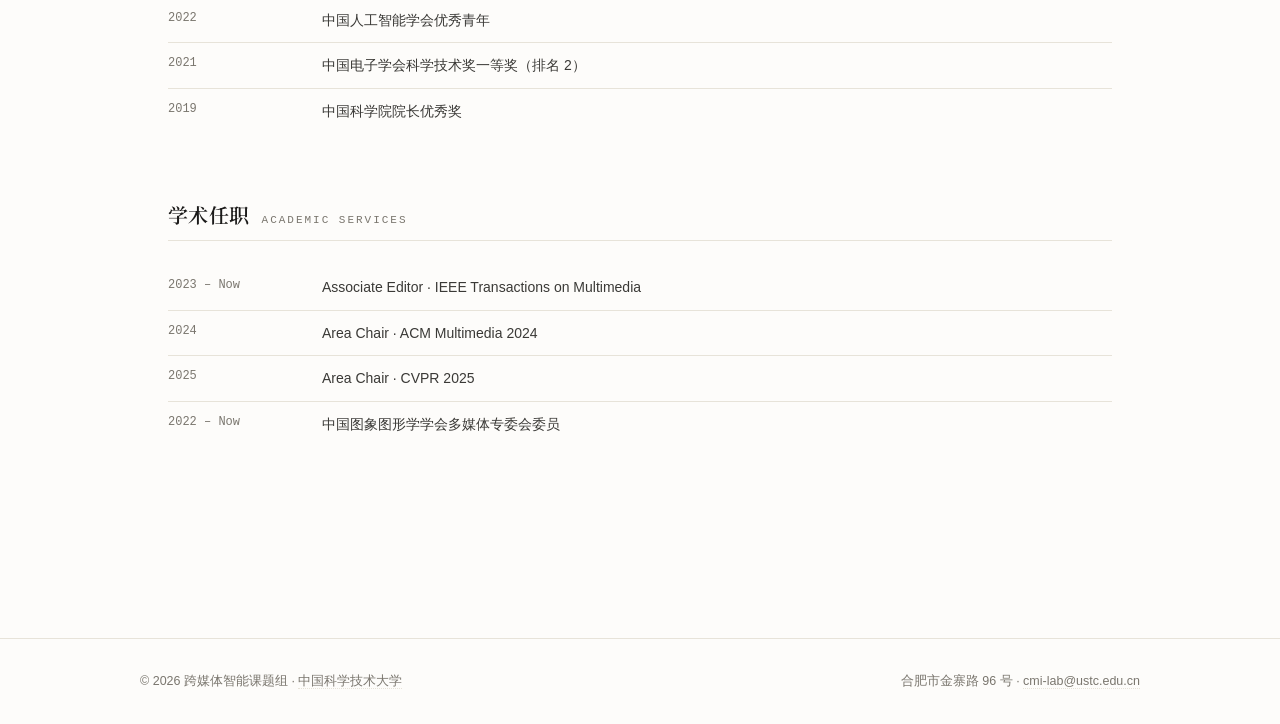
<file: people/zhendong-mao.html>
<!doctype html>
<html lang="zh-CN">
<head>
<meta charset="utf-8"/>
<meta name="viewport" content="width=device-width,initial-scale=1"/>
<title id="doc-title">个人主页 · 跨媒体智能课题组</title>
<link rel="preconnect" href="https://fonts.googleapis.com"/>
<link rel="preconnect" href="https://fonts.gstatic.com" crossorigin/>
<link href="https://fonts.googleapis.com/css2?family=Noto+Serif+SC:wght@400;500;600;700&display=swap" rel="stylesheet"/>
<link rel="stylesheet" href="../assets/styles.css"/>
<style>
.profile-head{display:grid;grid-template-columns:180px 1fr;gap:40px;margin-bottom:48px;align-items:start}
.profile-head .avatar{width:160px;height:160px}
.profile-head h1{margin:0;font-family:var(--serif);font-weight:600;font-size:30px;display:flex;align-items:baseline;gap:14px;flex-wrap:wrap}
.profile-head h1 .en{font-family:var(--mono);font-size:12px;color:var(--muted);letter-spacing:.18em;text-transform:uppercase}
.profile-head .role{font-size:14px;color:var(--ink-2);margin-top:6px}
.profile-head .lede{font-family:var(--serif);font-size:15px;color:var(--ink-2);line-height:1.85;margin-top:14px;max-width:640px}
.profile-head .meta{margin-top:18px;display:flex;flex-wrap:wrap;gap:6px 24px;font-size:13px;color:var(--ink-2)}
.profile-head .meta .item{display:flex;gap:8px;align-items:baseline}
.profile-head .meta .k{font-size:12px;color:var(--muted);letter-spacing:.02em}
.profile-head .meta .k em{font-style:normal;font-family:var(--mono);font-size:10px;letter-spacing:.16em;text-transform:uppercase;margin-left:4px;opacity:.75}
.profile-head .meta a{border-bottom:1px dotted var(--hair)}
.profile-head .meta a:hover{border-color:var(--link)}
.timeline{list-style:none;margin:0;padding:0}
.timeline li{display:grid;grid-template-columns:130px 1fr;gap:24px;padding:10px 0;border-bottom:1px solid var(--hair)}
.timeline li:last-child{border-bottom:none}
.timeline .when{font-family:var(--mono);font-size:12px;color:var(--muted)}
.timeline .what{font-size:14px;color:var(--ink-2);line-height:1.7}
.timeline .what strong{color:var(--ink);font-family:var(--serif);font-weight:600}
.pub-mini{list-style:none;margin:0;padding:0}
.pub-mini li{padding:12px 0;border-bottom:1px solid var(--hair);display:grid;grid-template-columns:100px 1fr;gap:16px}
.pub-mini li:last-child{border-bottom:none}
.pub-mini .yv{font-family:var(--mono);font-size:11px;color:var(--muted);padding-top:2px}
.pub-mini .ttl{font-family:var(--serif);font-size:15px;line-height:1.5;margin:0 0 4px}
.pub-mini .au{font-size:13px;color:var(--ink-2)}
.pub-mini .au strong{color:var(--ink);font-weight:600}
.list-plain{list-style:none;margin:0;padding:0}
.list-plain li{padding:10px 0;border-bottom:1px solid var(--hair);display:grid;grid-template-columns:130px 1fr;gap:24px;font-size:14px;color:var(--ink-2)}
.list-plain li:last-child{border-bottom:none}
.list-plain .when{font-family:var(--mono);font-size:12px;color:var(--muted)}
.list-plain .what strong{color:var(--ink);font-family:var(--serif);font-weight:600}
.back-link{display:inline-block;margin-bottom:28px;font-family:var(--mono);font-size:11px;color:var(--muted);letter-spacing:.14em;text-transform:uppercase}
.back-link:hover{color:var(--link);text-decoration:none}
@media(max-width:720px){
  .profile-head{grid-template-columns:1fr;gap:20px}
  .timeline li,.list-plain li,.pub-mini li{grid-template-columns:1fr;gap:4px}
}
</style>
</head>
<body>

<nav class="site-nav">
  <div class="inner">
    <a href="../index.html" class="brand" id="nav-brand"></a>
    <button class="nav-toggle" aria-label="菜单" onclick="document.querySelector('.nav-links').classList.toggle('open')">
      <svg viewBox="0 0 24 24" fill="none" stroke="currentColor" stroke-width="2"><path d="M3 6h18M3 12h18M3 18h18"/></svg>
    </button>
    <ul class="nav-links">
      <li><a href="../index.html">首页</a></li>
      <li><a href="../research.html">研究</a></li>
      <li class="has-sub">
        <a href="../team.html" class="active">团队</a>
        <ul class="sub">
          <li><a href="../team.html#advisors">导师 Advisors</a></li>
          <li><a href="../team.html#students">学生 Students</a></li>
          <li><a href="../team.html#alumni">校友 Alumni</a></li>
        </ul>
      </li>
      <li><a href="../publications.html">成果</a></li>
      <li><a href="https://github.com/cmi-lab" target="_blank" rel="noopener">GitHub ↗</a></li>
    </ul>
  </div>
</nav>

<main class="page">
  <a href="../team.html#advisors" class="back-link">← 返回团队页</a>
  <header class="profile-head" id="profile-head"></header>
  <div id="profile-sections"></div>
</main>

<footer class="site-foot">
  <div class="inner" id="footer-inner"></div>
</footer>

<script src="../assets/csv-loader.js" data-base="../"></script>
<script>
(async function(){
  const personId = location.pathname.split('/').pop().replace('.html','');
  const base = '../data/people/' + personId + '/';

  async function loadPersonCSV(filename){
    const resp = await fetch(base + filename);
    if(!resp.ok) return [];
    return CMI.csvParse(await resp.text());
  }

  async function loadPersonKV(filename){
    const resp = await fetch(base + filename);
    if(!resp.ok) return {};
    const text = await resp.text();
    const obj = {};
    text.trim().split('\n').forEach(line => {
      const idx = line.indexOf(',');
      if(idx>0) obj[line.slice(0,idx).trim()] = line.slice(idx+1).trim();
    });
    return obj;
  }

  const cfg = await CMI.loadSiteConfig();
  const info = await loadPersonKV('info.csv');
  const bio = await loadPersonCSV('bio.csv');
  const pubs = await loadPersonCSV('pubs.csv');
  const honors = await loadPersonCSV('honors.csv');
  const service = await loadPersonCSV('service.csv');

  document.getElementById('nav-brand').innerHTML =
    cfg.lab_name.zh + ' <span class="en">' + cfg.lab_short.en + '</span>';
  document.title = (info.name_zh||personId) + ' · ' + cfg.lab_name.zh;

  const head = document.getElementById('profile-head');
  const photoHtml = info.photo
    ? '<img src="'+info.photo+'" alt="'+info.name_zh+'">'
    : '<span>[ 照片 · '+info.name_zh+' ]</span>';

  let metaHtml = '';
  if(info.email) metaHtml += '<div class="item"><span class="k">邮箱 <em>Email</em></span><a href="mailto:'+info.email+'">'+info.email+'</a></div>';
  if(info.office) metaHtml += '<div class="item"><span class="k">办公 <em>Office</em></span><span>'+info.office+'</span></div>';
  if(info.scholar) metaHtml += '<div class="item"><span class="k">学术 <em>Scholar</em></span><a href="'+info.scholar+'" target="_blank">Google Scholar</a></div>';
  if(info.dblp) metaHtml += '<div class="item"><span class="k">档案 <em>DBLP</em></span><a href="'+info.dblp+'" target="_blank">dblp.org</a></div>';

  let ledeHtml = '';
  ['bio_1','bio_2','bio_3'].forEach(k => { if(info[k]) ledeHtml += '<p class="lede">'+info[k]+'</p>'; });

  head.innerHTML =
    '<div class="avatar">'+photoHtml+'</div>' +
    '<div><h1>'+info.name_zh+' <span class="en">'+(info.name_en||'')+'</span></h1>' +
    '<div class="role">'+(info.role||'')+'</div>' +
    ledeHtml +
    '<div class="meta">'+metaHtml+'</div></div>';

  const sections = document.getElementById('profile-sections');

  if(bio.length){
    let html = '<section class="block"><h2>学习与工作 <span class="en">Biography</span></h2><ul class="timeline">';
    bio.forEach(b => { html += '<li><span class="when">'+b.when+'</span><span class="what">'+b.what+'</span></li>'; });
    html += '</ul></section>';
    sections.innerHTML += html;
  }

  if(pubs.length){
    let html = '<section class="block"><h2>代表论文 <span class="en">Selected Publications</span> <a href="../publications.html" class="count">查看全部 →</a></h2><ul class="pub-mini">';
    pubs.forEach(p => {
      const au = p.authors.replace(/\*([^*]+)\*/g,'<strong>$1</strong>');
      html += '<li><div class="yv">'+p.venue+'</div><div><p class="ttl">'+p.title+'</p><p class="au">'+au+'</p></div></li>';
    });
    html += '</ul></section>';
    sections.innerHTML += html;
  }

  if(honors.length){
    let html = '<section class="block"><h2>奖励与荣誉 <span class="en">Honors & Awards</span></h2><ul class="list-plain">';
    honors.forEach(h => { html += '<li><span class="when">'+h.year+'</span><span class="what">'+h.what+'</span></li>'; });
    html += '</ul></section>';
    sections.innerHTML += html;
  }

  if(service.length){
    let html = '<section class="block"><h2>学术任职 <span class="en">Academic Services</span></h2><ul class="list-plain">';
    service.forEach(s => { html += '<li><span class="when">'+s.when+'</span><span class="what">'+s.what+'</span></li>'; });
    html += '</ul></section>';
    sections.innerHTML += html;
  }

  document.getElementById('footer-inner').innerHTML =
    '<span>© '+new Date().getFullYear()+' '+cfg.lab_name.zh+' · <a href="https://ustc.edu.cn" target="_blank" rel="noopener">中国科学技术大学</a></span>' +
    '<span>'+cfg.address.zh+' · <a href="mailto:'+cfg.email.zh+'">'+cfg.email.zh+'</a></span>';
})();
</script>
</body>
</html>
</file>
<file: assets/styles.css>
/* CMI Lab — shared stylesheet — data-driven version */
:root{
  --bg: #fdfcfa;
  --surface: #f3eee3;
  --ink: #1c1b1a;
  --ink-2: #3a3936;
  --muted: #7a766e;
  --hair: #e7e3d9;
  --link: oklch(0.48 0.11 32);
  --link-hover: oklch(0.40 0.13 32);
  --serif: "Noto Serif SC","Source Han Serif SC","Songti SC",Georgia,serif;
  --sans: -apple-system,BlinkMacSystemFont,"PingFang SC","Hiragino Sans GB","Microsoft YaHei","Helvetica Neue",Helvetica,Arial,sans-serif;
  --mono: ui-monospace,SFMono-Regular,"JetBrains Mono",Menlo,Consolas,monospace;
  --maxw: 1000px;
}
*{box-sizing:border-box}
html,body{margin:0;padding:0}
html{scroll-behavior:smooth}
body{background:var(--bg);color:var(--ink);font-family:var(--sans);font-size:15px;line-height:1.75;-webkit-font-smoothing:antialiased;text-rendering:optimizeLegibility}
a{color:var(--link);text-decoration:none}
a:hover{color:var(--link-hover);text-decoration:underline;text-underline-offset:3px}
img{max-width:100%;display:block}
::selection{background:var(--ink);color:var(--bg)}

/* ---- NAV ---- */
.site-nav{position:sticky;top:0;z-index:50;background:color-mix(in srgb,var(--bg) 92%,transparent);backdrop-filter:saturate(140%) blur(8px);-webkit-backdrop-filter:saturate(140%) blur(8px);border-bottom:1px solid var(--hair)}
.site-nav .inner{max-width:var(--maxw);margin:0 auto;padding:18px 28px;display:flex;align-items:baseline;justify-content:space-between;gap:24px}
.site-nav .brand{font-family:var(--serif);font-size:17px;font-weight:600;color:var(--ink);letter-spacing:.02em;display:inline-flex;align-items:baseline;gap:8px;white-space:nowrap}
.site-nav .brand:hover{text-decoration:none;color:var(--ink)}
.site-nav .brand .en{font-family:var(--mono);font-size:10.5px;font-weight:400;letter-spacing:.16em;color:var(--muted);text-transform:uppercase}
.site-nav ul{list-style:none;margin:0;padding:0}
.site-nav ul li{position:relative}
.site-nav ul a{color:var(--ink-2);font-size:14px;padding:6px 12px;border-radius:4px;white-space:nowrap;display:inline-block;transition:color .15s}
.site-nav ul a:hover{color:var(--link);text-decoration:none}
.site-nav ul a.active{color:var(--link)}
.site-nav ul a.active::after{content:"";position:absolute;left:12px;right:12px;bottom:0;height:1px;background:var(--link)}

/* dropdown */
.site-nav .sub{position:absolute;top:calc(100% - 2px);left:0;background:var(--bg);border:1px solid var(--hair);padding:6px 0;min-width:180px;opacity:0;pointer-events:none;transform:translateY(-3px);transition:opacity .15s,transform .15s;list-style:none;margin:0}
.site-nav .has-sub:hover .sub{opacity:1;pointer-events:auto;transform:translateY(0)}
.site-nav .sub a{display:block;padding:6px 16px;border-radius:0;font-size:13.5px}
.site-nav .sub a:hover{background:rgba(0,0,0,.03)}
.site-nav .sub a::after{display:none}

/* mobile hamburger */
.nav-toggle{display:none;background:none;border:none;cursor:pointer;padding:4px}
.nav-toggle svg{width:22px;height:22px;color:var(--ink)}
.nav-links{display:flex;gap:4px;flex-wrap:wrap;align-items:baseline;list-style:none;margin:0;padding:0}

/* ---- PAGE SHELL ---- */
.page{max-width:var(--maxw);margin:0 auto;padding:56px 28px 96px}
.page-head{margin-bottom:48px}
.page-head h1{margin:0;font-family:var(--serif);font-weight:600;font-size:32px;letter-spacing:.02em;display:flex;align-items:baseline;gap:14px;flex-wrap:wrap}
.page-head h1 .en{font-family:var(--mono);font-size:12px;font-weight:400;color:var(--muted);letter-spacing:.18em;text-transform:uppercase}
.page-head .lede{margin:14px 0 0;font-family:var(--serif);font-size:15.5px;color:var(--ink-2);max-width:720px;line-height:1.85}

/* ---- SECTION ---- */
section.block{margin-top:64px}
section.block>h2{margin:0 0 24px;font-family:var(--serif);font-weight:600;font-size:20px;letter-spacing:.02em;padding-bottom:8px;border-bottom:1px solid var(--hair);display:flex;align-items:baseline;gap:12px}
section.block>h2 .en{font-family:var(--mono);font-size:11px;color:var(--muted);letter-spacing:.18em;text-transform:uppercase;font-weight:400}
section.block>h2 .count{font-family:var(--mono);font-size:11px;color:var(--muted);margin-left:auto;font-weight:400}
p{margin:0 0 12px}
.serif{font-family:var(--serif)}

/* ---- FOOTER ---- */
.site-foot{border-top:1px solid var(--hair);margin-top:96px;padding:32px 28px;font-size:12.5px;color:var(--muted)}
.site-foot .inner{max-width:var(--maxw);margin:0 auto;display:flex;justify-content:space-between;gap:16px;flex-wrap:wrap}
.site-foot a{color:var(--muted);border-bottom:1px dotted var(--hair)}
.site-foot a:hover{color:var(--link);border-color:var(--link)}

/* ---- HOME: intro ---- */
.intro{display:grid;grid-template-columns:1fr 240px;gap:56px;align-items:start;margin-bottom:24px}
.intro p.serif{font-size:16px;line-height:1.9;color:var(--ink-2);margin:0 0 16px}
.meta-card{border-top:1px solid var(--hair);padding-top:14px}
.meta-card dl{margin:0;display:grid;grid-template-columns:auto 1fr;gap:10px 16px}
.meta-card dt{font-size:12.5px;color:var(--muted);padding-top:3px;letter-spacing:.02em}
.meta-card dt em{font-style:normal;font-family:var(--mono);font-size:10px;letter-spacing:.16em;text-transform:uppercase;margin-left:4px;opacity:.75}
.meta-card dd{margin:0;font-size:13.5px;color:var(--ink-2)}

/* ---- HOME: news ---- */
.news-list{list-style:none;margin:0;padding:0}
.news-list li{display:grid;grid-template-columns:100px 1fr;gap:24px;padding:16px 0;border-bottom:1px solid var(--hair)}
.news-list li:last-child{border-bottom:none}
.news-list .date{font-family:var(--mono);font-size:12px;color:var(--muted);padding-top:2px;letter-spacing:.04em}
.news-list .body{font-size:14.5px;color:var(--ink-2);line-height:1.7}
.news-list .body strong{font-weight:600;color:var(--ink)}
.news-list .tag{display:inline-block;font-size:12px;color:var(--muted);margin-right:8px;letter-spacing:.02em}
.news-list .tag em{font-style:normal;font-family:var(--mono);font-size:10px;letter-spacing:.14em;text-transform:uppercase;margin-left:4px;opacity:.8}
.news-list .tag.hl{color:var(--link)}

/* ---- HOME: directions ---- */
.dirs{list-style:none;margin:0;padding:0}
.dirs li{padding:16px 0;border-bottom:1px solid var(--hair);display:grid;grid-template-columns:40px 1fr;gap:24px;align-items:baseline}
.dirs li:last-child{border-bottom:none}
.dirs .num{font-family:var(--mono);font-size:12px;color:var(--muted)}
.dirs .name{font-family:var(--serif);font-size:17px;font-weight:600;margin-right:12px}
.dirs .en-label{font-family:var(--mono);font-size:11px;color:var(--muted);letter-spacing:.14em;text-transform:uppercase}
.dirs .desc{display:block;margin-top:4px;font-size:14px;color:var(--ink-2);line-height:1.7}

/* ---- RESEARCH ---- */
.dir{display:grid;grid-template-columns:320px 1fr;gap:48px;padding:40px 0;border-bottom:1px solid var(--hair);align-items:start}
.dir:last-child{border-bottom:none}
.dir .figure{aspect-ratio:4/3;background:var(--surface);border:1px solid var(--hair);position:relative;overflow:hidden}
.dir .figure::before{content:"";position:absolute;inset:0;background-image:repeating-linear-gradient(135deg,transparent 0 6px,rgba(0,0,0,.04) 6px 7px)}
.dir .figure .num{position:absolute;right:14px;top:12px;font-family:var(--mono);font-size:11px;color:var(--ink)}
.dir h3{margin:0 0 4px;font-family:var(--serif);font-size:22px;font-weight:600}
.dir .en-sub{font-family:var(--mono);font-size:11px;color:var(--muted);letter-spacing:.16em;text-transform:uppercase}
.dir p{font-size:14.5px;color:var(--ink-2);line-height:1.85;margin:18px 0 14px;max-width:620px}
.dir .kw{display:flex;flex-wrap:wrap;gap:8px 14px;font-size:13px;color:var(--ink-2);margin-top:18px}
.dir .kw .label{font-size:12.5px;color:var(--muted);align-self:center;margin-right:6px;letter-spacing:.02em}
.dir .kw .k{border-bottom:1px dotted var(--hair)}

/* ---- TEAM: advisor ---- */
.avatar{width:120px;height:120px;border-radius:50%;background:var(--surface);border:1px solid var(--hair);overflow:hidden;position:relative;flex-shrink:0}
.avatar::before{content:"";position:absolute;inset:0;background-image:repeating-linear-gradient(135deg,transparent 0 5px,rgba(0,0,0,.04) 5px 6px)}
.avatar span{position:absolute;inset:0;display:flex;align-items:center;justify-content:center;font-family:var(--mono);font-size:10px;color:var(--muted);letter-spacing:.1em}
.avatar img{width:100%;height:100%;object-fit:cover}
.advisor{display:grid;grid-template-columns:160px 1fr;gap:36px;padding:32px 0;border-bottom:1px solid var(--hair);align-items:start}
.advisor:last-child{border-bottom:none}
.advisor h3{margin:0;font-family:var(--serif);font-size:21px;font-weight:600;display:flex;align-items:baseline;gap:12px;flex-wrap:wrap}
.advisor h3 .en{font-family:var(--mono);font-size:11px;color:var(--muted);letter-spacing:.16em}
.advisor .role{font-size:13.5px;color:var(--ink-2);margin-top:4px}
.advisor .bio{font-size:14px;color:var(--ink-2);line-height:1.8;margin:12px 0 14px;max-width:720px}
.advisor dl{margin:0;max-width:720px;display:grid;grid-template-columns:96px 1fr;gap:6px 18px;font-size:13.5px}
.advisor dt{font-size:12.5px;color:var(--muted);padding-top:4px;letter-spacing:.02em}
.advisor dd{margin:0;color:var(--ink-2);line-height:1.7}

/* ---- TEAM: students ---- */
.students{display:grid;grid-template-columns:repeat(4,1fr);gap:36px 24px}
.student{display:flex;flex-direction:column;align-items:flex-start;gap:12px}
.student .avatar{width:96px;height:96px}
.student .nm{font-family:var(--serif);font-size:15.5px;font-weight:600;line-height:1.3}
.student .area{font-size:13px;color:var(--ink-2);margin-top:-6px;line-height:1.5}
.student .mail{font-family:var(--mono);font-size:11px;color:var(--muted);margin-top:-4px;word-break:break-all}
.student .mail:hover{color:var(--link)}
.subgrp{font-size:13px;color:var(--muted);letter-spacing:.02em;margin:32px 0 20px;padding-bottom:6px;border-bottom:1px dotted var(--hair)}
.subgrp:first-child{margin-top:0}

/* ---- TEAM: alumni ---- */
.alumni{width:100%;border-collapse:collapse;font-size:14px}
.alumni th,.alumni td{text-align:left;padding:12px 14px 12px 0;border-bottom:1px solid var(--hair)}
.alumni th{font-size:12px;font-weight:500;color:var(--muted);letter-spacing:.02em;border-bottom:1px solid var(--ink)}
.alumni td.nm{font-family:var(--serif);font-size:15px;font-weight:600;width:110px}
.alumni td.deg{color:var(--ink-2);width:110px}
.alumni td.yr{font-family:var(--mono);color:var(--muted);width:80px}
.alumni tbody tr:hover td{background:rgba(0,0,0,.015)}

/* ---- PUBLICATIONS ---- */
.filters{display:flex;gap:24px;flex-wrap:wrap;padding:16px 0;border-top:1px solid var(--hair);border-bottom:1px solid var(--hair);margin-bottom:32px;align-items:center}
.filters .search{flex:1;min-width:260px;display:flex;align-items:center;gap:8px}
.filters .search svg{color:var(--muted);flex-shrink:0}
.filters .search input{flex:1;border:none;background:transparent;font:inherit;font-size:14px;color:var(--ink);outline:none;padding:4px 0;border-bottom:1px solid transparent}
.filters .search input:focus{border-bottom-color:var(--ink)}
.filters .grp{display:flex;gap:4px;align-items:baseline;flex-wrap:wrap}
.filters .label{font-size:12.5px;color:var(--muted);letter-spacing:.02em;margin-right:6px}
.chip{border:none;background:transparent;font:inherit;font-size:13px;color:var(--ink-2);padding:4px 8px;cursor:pointer;border-bottom:1px solid transparent;transition:color .15s}
.chip:hover{color:var(--link)}
.chip.active{color:var(--link);border-bottom-color:var(--link)}
.papers{list-style:none;margin:0;padding:0}
.papers>li{display:grid;grid-template-columns:96px 1fr;gap:28px;padding:24px 0;border-bottom:1px solid var(--hair)}
.papers>li:last-child{border-bottom:none}
.yv{padding-top:2px}
.yv .y{display:block;font-family:var(--serif);font-size:24px;font-weight:600;color:var(--ink);line-height:1}
.yv .v{display:block;margin-top:6px;font-family:var(--mono);font-size:11px;color:var(--muted);letter-spacing:.02em;line-height:1.5}
.yv .hl{color:var(--link);display:block;margin-top:4px}
.paper h3{margin:0 0 6px;font-family:var(--serif);font-size:17px;font-weight:600;line-height:1.5;color:var(--ink)}
.paper .authors{font-size:13.5px;color:var(--ink-2);line-height:1.7;margin:0 0 8px}
.paper .authors strong{color:var(--ink);font-weight:600}
.paper .abs{font-family:var(--serif);font-size:14px;color:var(--ink-2);line-height:1.85;margin:0 0 8px;max-width:720px}
.paper .links{font-family:var(--mono);font-size:11px;letter-spacing:.08em;color:var(--muted)}
.paper .links a{color:var(--ink-2);border-bottom:1px dotted var(--hair);margin-right:14px;font-family:var(--sans);font-size:12.5px;letter-spacing:.02em}
.paper .links a:hover{color:var(--link);border-color:var(--link);text-decoration:none}
.empty{text-align:center;color:var(--muted);font-family:var(--serif);padding:48px 0;display:none}
.empty.show{display:block}

:target{scroll-margin-top:76px}

/* ---- RESPONSIVE ---- */
@media(max-width:900px){
  .students{grid-template-columns:repeat(3,1fr)}
}
@media(max-width:720px){
  /* nav becomes vertical */
  .site-nav .inner{padding:14px 20px;flex-wrap:wrap}
  .nav-toggle{display:block}
  .site-nav .nav-links{display:none;width:100%;flex-basis:100%}
  .site-nav .nav-links.open{display:flex;flex-direction:column;gap:0;margin-top:8px}
  .site-nav .nav-links.open li{width:100%}
  .site-nav .nav-links.open a{display:block;padding:10px 0}
  .site-nav .sub{position:static;opacity:1;pointer-events:auto;transform:none;border:none;padding:0 0 0 16px;min-width:0}
  /* page */
  .page{padding:36px 20px 72px}
  .page-head h1{font-size:26px}
  /* home */
  .intro{grid-template-columns:1fr;gap:28px}
  .news-list li{grid-template-columns:1fr;gap:4px}
  /* research */
  .dir{grid-template-columns:1fr;gap:20px}
  /* team */
  .advisor{grid-template-columns:1fr;gap:20px}
  .students{grid-template-columns:repeat(2,1fr);gap:28px 16px}
  /* publications */
  .papers>li{grid-template-columns:1fr;gap:8px}
  .yv{display:flex;align-items:baseline;gap:12px}
  .yv .y{font-size:18px}
  .yv .v{margin-top:0}
}
@media(max-width:480px){
  .students{grid-template-columns:1fr}
}
</file>
